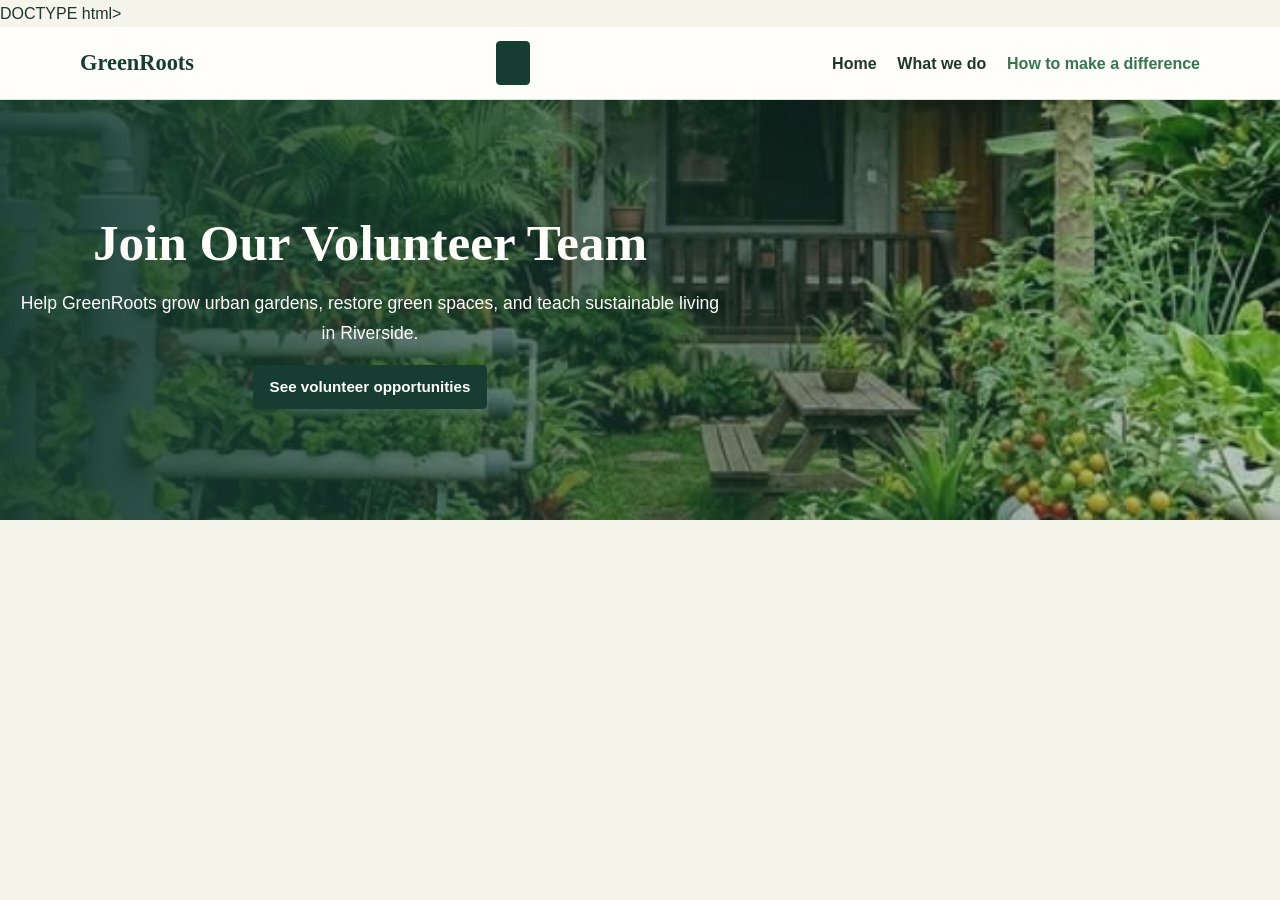
<file: GreenRoots Website/about us.html>
DOCTYPE html>
<html lang="en">
<head>
    <meta charset="UTF-8">
    <meta name="viewport" content="width=device-width, initial-scale=1.0">
    <title>About Us | GreenRoots Community </title>
    <link rel="stylesheet" href="greenroots.css">
</head>
<body>
<header>
        <nav>
            <a href="index.html" class="logo">GreenRoots</a>
            <button class="menu-toggle" aria-label="Toggle navigation"></button>
            <ul class="nav-links">
                <li><a href="index.html">Home</a></li>
                <li><a href="website.html">What we do</a></li>
                <li><a href="volunteer.html" class="active">How to make a difference</a></li>
                
            </ul>
        </nav>
    </header>

    <main>
        <section class="hero" style="padding: 80px 20px; text-align: center;">
            <div class="container">
                <h1>Join Our Volunteer Team</h1>
                <h1 style="background-color: aqua;"></h1>
                <p class="lead">Help GreenRoots grow urban gardens, restore green spaces, and teach sustainable living in Riverside.</p>
                <a href="#volunteer-opportunities" class="btn">See volunteer opportunities</a>
            </div>
</file>
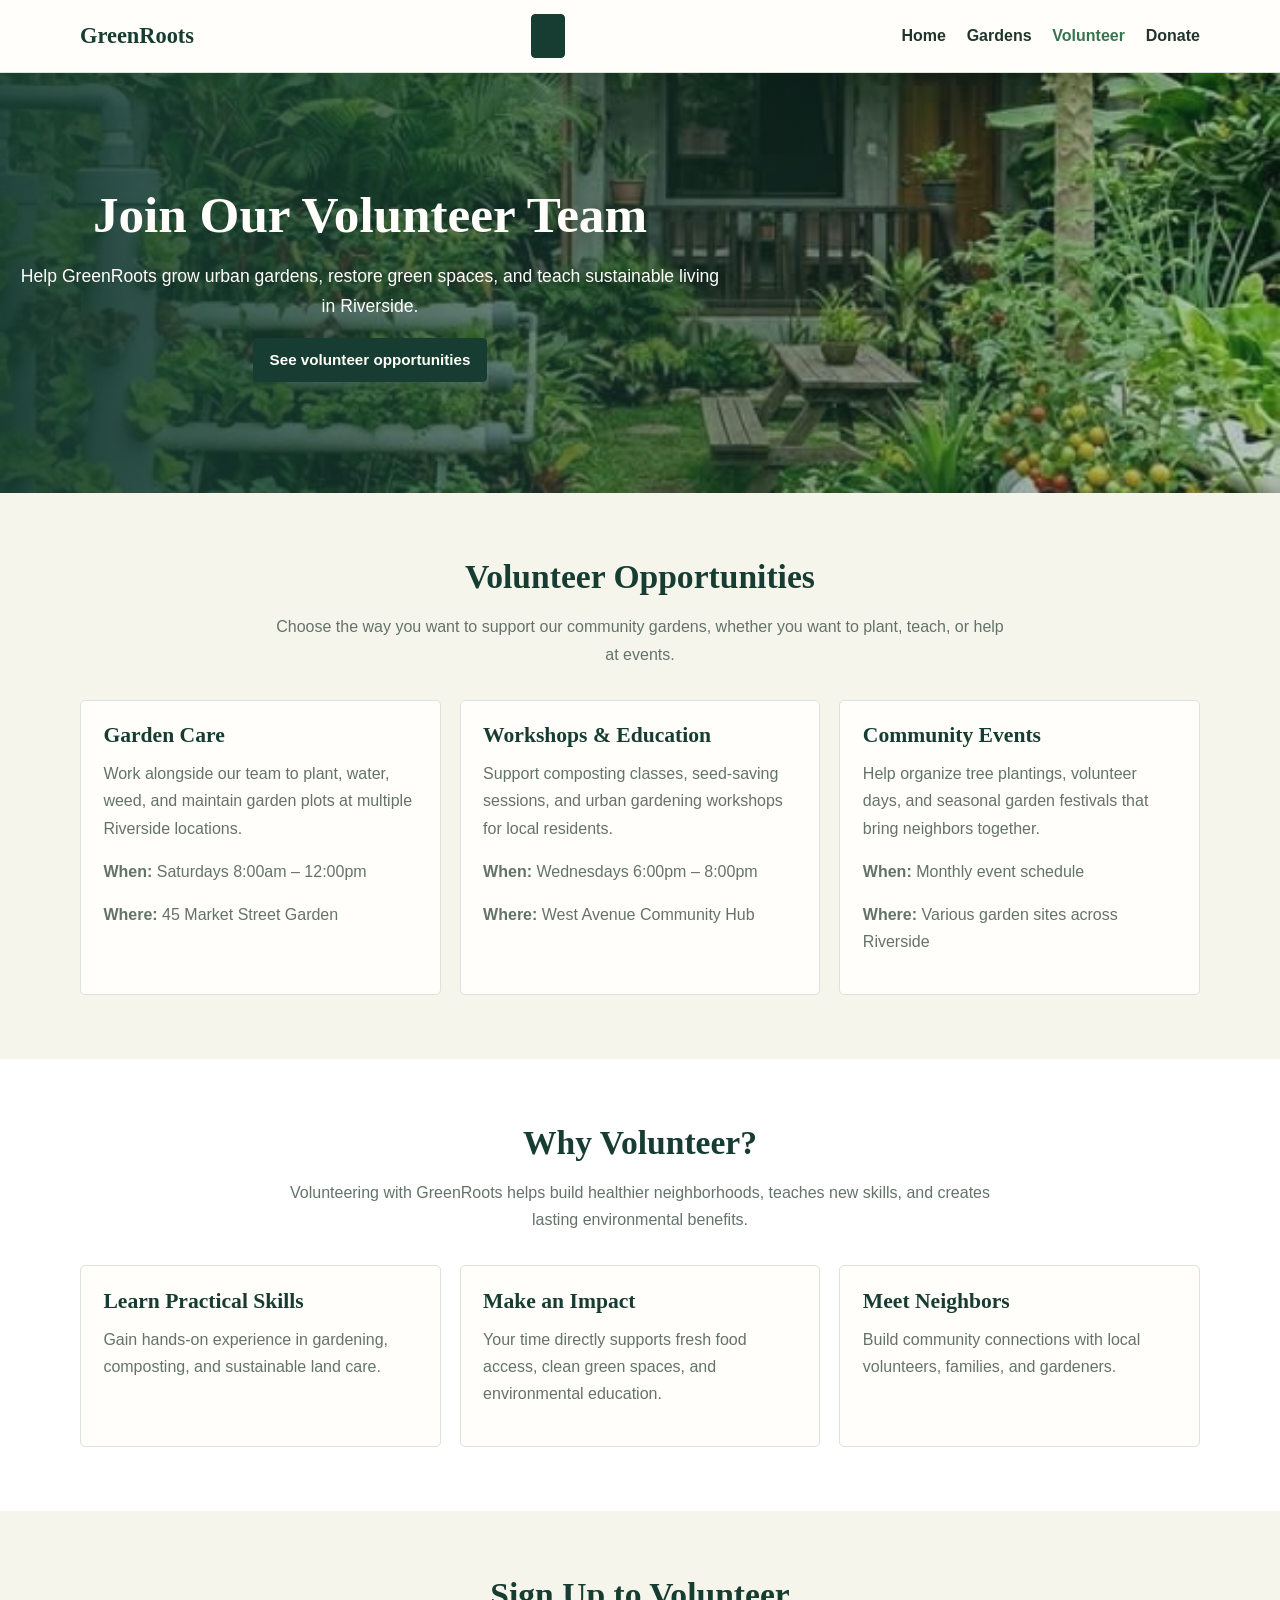
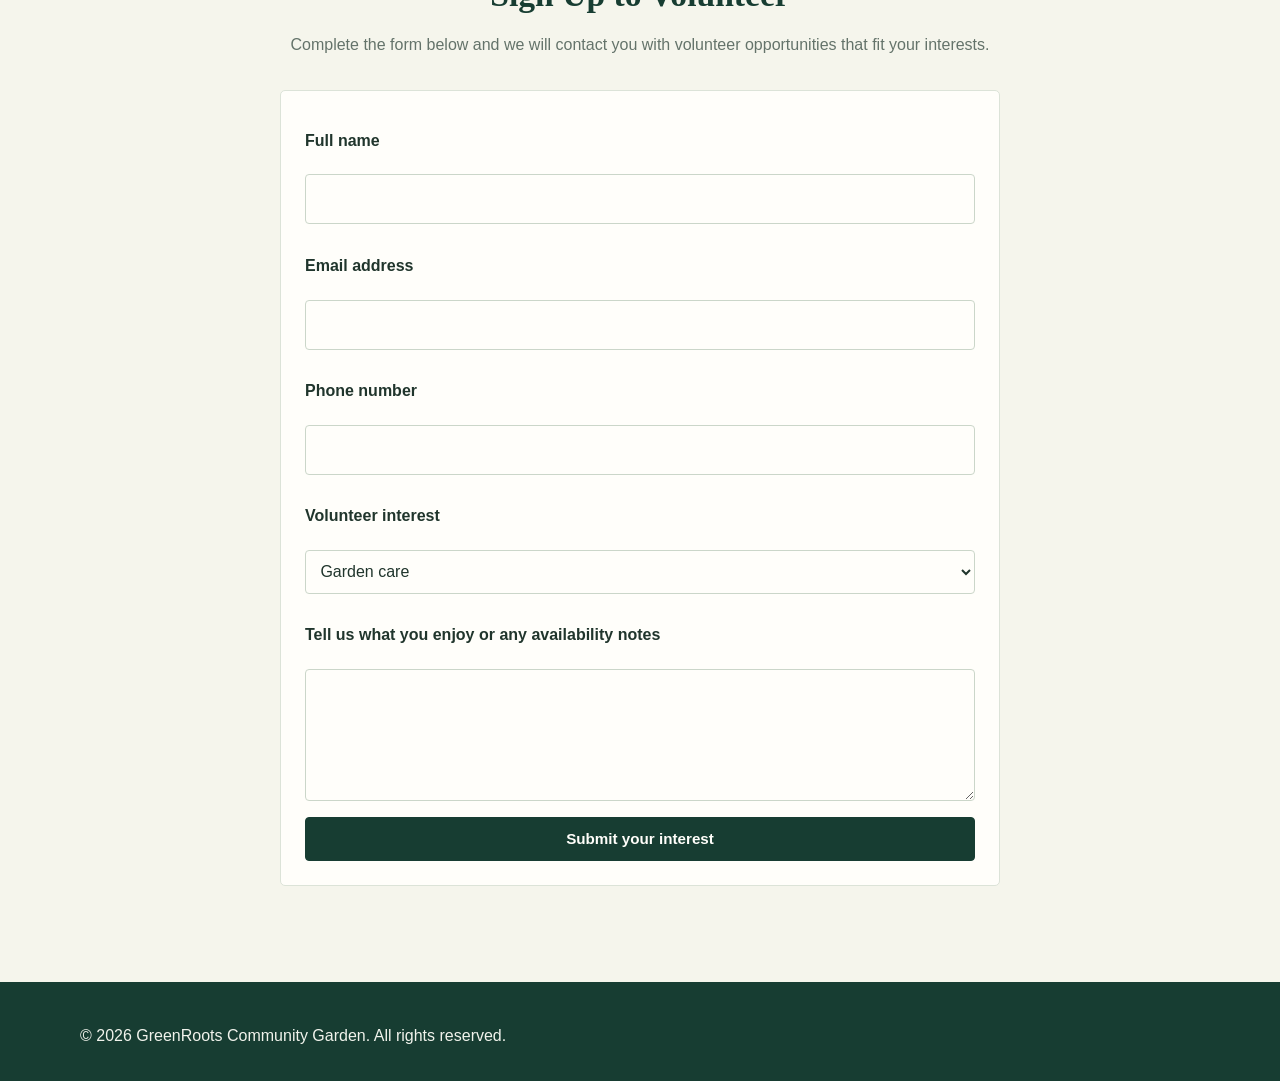
<file: GreenRoots Website/volunteer.html>
<!DOCTYPE html>
<html lang="en">
<head>
    <meta charset="UTF-8">
    <meta name="viewport" content="width=device-width, initial-scale=1.0">
    <title>Volunteer | GreenRoots Community Garden</title>
    <link rel="stylesheet" href="greenroots.css">
</head>
<body>
    <header>
        <nav>
            <a href="index.html" class="logo">GreenRoots</a>
            <button class="menu-toggle" aria-label="Toggle navigation"></button>
            <ul class="nav-links">
                <li><a href="index.html">Home</a></li>
                <li><a href="website.html">Gardens</a></li>
                <li><a href="volunteer.html" class="active">Volunteer</a></li>
                <li><a href="donate.html">Donate</a></li>
            </ul>
        </nav>
    </header>

    <main>
        <section class="hero" style="padding: 80px 20px; text-align: center;">
            <div class="container">
                <h1>Join Our Volunteer Team</h1>
                <h1 style="background-color: aqua;"></h1>
                <p class="lead">Help GreenRoots grow urban gardens, restore green spaces, and teach sustainable living in Riverside.</p>
                <a href="#volunteer-opportunities" class="btn">See volunteer opportunities</a>
            </div>
        </section>

        <section id="volunteer-opportunities" class="section">
            <div class="container">
                <div class="section-header">
                    <h2>Volunteer Opportunities</h2>
                    <p>Choose the way you want to support our community gardens, whether you want to plant, teach, or help at events.</p>
                </div>

                <div class="card-grid">
                    <div class="card">
                        <h3>Garden Care</h3>
                        <p>Work alongside our team to plant, water, weed, and maintain garden plots at multiple Riverside locations.</p>
                        <p><strong>When:</strong> Saturdays 8:00am – 12:00pm</p>
                        <p><strong>Where:</strong> 45 Market Street Garden</p>
                    </div>
                    <div class="card">
                        <h3>Workshops & Education</h3>
                        <p>Support composting classes, seed-saving sessions, and urban gardening workshops for local residents.</p>
                        <p><strong>When:</strong> Wednesdays 6:00pm – 8:00pm</p>
                        <p><strong>Where:</strong> West Avenue Community Hub</p>
                    </div>
                    <div class="card">
                        <h3>Community Events</h3>
                        <p>Help organize tree plantings, volunteer days, and seasonal garden festivals that bring neighbors together.</p>
                        <p><strong>When:</strong> Monthly event schedule</p>
                        <p><strong>Where:</strong> Various garden sites across Riverside</p>
                    </div>
                </div>
            </div>
        </section>

        <section class="section" style="background-color: #fff;">
            <div class="container">
                <div class="section-header">
                    <h2>Why Volunteer?</h2>
                    <p>Volunteering with GreenRoots helps build healthier neighborhoods, teaches new skills, and creates lasting environmental benefits.</p>
                </div>
                <div class="card-grid">
                    <div class="card">
                        <h3>Learn Practical Skills</h3>
                        <p>Gain hands-on experience in gardening, composting, and sustainable land care.</p>
                    </div>
                    <div class="card">
                        <h3>Make an Impact</h3>
                        <p>Your time directly supports fresh food access, clean green spaces, and environmental education.</p>
                    </div>
                    <div class="card">
                        <h3>Meet Neighbors</h3>
                        <p>Build community connections with local volunteers, families, and gardeners.</p>
                    </div>
                </div>
            </div>
        </section>

        <section class="section">
            <div class="container">
                <div class="section-header">
                    <h2>Sign Up to Volunteer</h2>
                    <p>Complete the form below and we will contact you with volunteer opportunities that fit your interests.</p>
                </div>
                <form action="#" method="post" style="display: grid; gap: 1rem; max-width: 720px; margin: 0 auto;">
                    <label for="name">Full name</label>
                    <input type="text" id="name" name="name" required>

                    <label for="email">Email address</label>
                    <input type="email" id="email" name="email" required>

                    <label for="phone">Phone number</label>
                    <input type="tel" id="phone" name="phone">

                    <label for="interest">Volunteer interest</label>
                    <select id="interest" name="interest">
                        <option value="garden-care">Garden care</option>
                        <option value="workshops">Workshops & education</option>
                        <option value="events">Community events</option>
                        <option value="general">General support</option>
                    </select>

                    <label for="message">Tell us what you enjoy or any availability notes</label>
                    <textarea id="message" name="message" rows="4"></textarea>

                    <button type="submit" class="btn">Submit your interest</button>
                </form>
            </div>
        </section>
    </main>

    <footer>
        <div class="container">
            <p>&copy; 2026 GreenRoots Community Garden. All rights reserved.</p>
        </div>
    </footer>
</body>
</html>
</file>
<file: GreenRoots Website/greenroots.css>
:root {
    --forest: #173d32;
    --green: #397451;
    --yellow: #e5ae45;
    --ink: #20352c;
    --muted: #64736a;
    --paper: #f5f5ec;
    --white: #fffefa;
    --line: #dce3d8;
}

* { box-sizing: border-box; }
html { scroll-behavior: smooth; }
body {
    margin: 0;
    background: var(--paper);
    color: var(--ink);
    font: 16px/1.7 "Trebuchet MS", Verdana, sans-serif;
}
img { display: block; max-width: 100%; }
p { margin: 0 0 1rem; color: var(--muted); }
h1, h2, h3, h4 {
    color: var(--forest);
    font-family: Georgia, "Times New Roman", serif;
    line-height: 1.2;
}
h1 { margin: 0 0 1rem; font-size: 3rem; }
h2 { margin: 0 0 1rem; font-size: 2.1rem; }
h3 { margin: 0 0 0.7rem; font-size: 1.35rem; }
a { color: var(--green); text-underline-offset: 3px; }
a:hover { color: var(--forest); }
a:focus-visible, button:focus-visible, input:focus-visible,
select:focus-visible, textarea:focus-visible {
    outline: 3px solid var(--yellow);
    outline-offset: 3px;
}

body > h1 {
    width: min(1120px, calc(100% - 3rem));
    margin: 0 auto;
    padding: 2rem 0 1.5rem;
    font-size: 2.5rem;
}
header {
    position: sticky;
    z-index: 10;
    top: 0;
    border-bottom: 1px solid var(--line);
    background: var(--white);
}
nav {
    display: flex;
    width: min(1120px, calc(100% - 3rem));
    min-height: 72px;
    margin: auto;
    align-items: center;
    justify-content: space-between;
    gap: 1rem;
}
.logo {
    color: var(--forest);
    font: bold 1.4rem Georgia, "Times New Roman", serif;
    text-decoration: none;
}
.nav-links {
    display: flex;
    margin: 0;
    padding: 0;
    flex-wrap: wrap;
    gap: 1.3rem;
    list-style: none;
}
.nav-links a { color: var(--ink); font-weight: bold; text-decoration: none; }
.nav-links a:hover, .nav-links a.active { color: var(--green); }

.btn, button, input[type="submit"] {
    display: inline-flex;
    min-height: 44px;
    padding: 0.65rem 1rem;
    align-items: center;
    justify-content: center;
    border: 1px solid var(--forest);
    border-radius: 4px;
    background: var(--forest);
    color: var(--white);
    cursor: pointer;
    font: bold 0.95rem "Trebuchet MS", Verdana, sans-serif;
    text-decoration: none;
}
.btn:hover, button:hover, input[type="submit"]:hover {
    background: var(--green);
    color: var(--white);
}
.btn-outline { background: transparent; color: var(--forest); }
.btn-secondary { border-color: var(--yellow); background: var(--yellow); color: var(--forest); }

.hero, .donate-hero {
    display: flex;
    min-height: 420px;
    padding: 4rem max(1.5rem, calc((100% - 1120px) / 2));
    align-items: center;
    background: linear-gradient(90deg, #173d32e6, #173d3240),
        url("WhatsApp Image 2026-09-18 at 11.16.48.jpeg") center/cover no-repeat;
}
.hero .container, .hero-content, .donate-hero .container {
    width: min(700px, 100%);
    margin: 0;
}
.hero h1, .donate-hero h1 { color: var(--white); font-size: 3.2rem; }
.hero p, .donate-hero p { color: var(--white); font-size: 1.1rem; }
.container, .container-text-center {
    width: min(1120px, calc(100% - 3rem));
    margin: 0 auto;
}
.container-text-center { text-align: center; }
.section, .program-section, .impact-section, .our-gardens-section,
.donate-options { padding: 4rem 0; }
.section-header, .our-gardens-header {
    max-width: 740px;
    margin: 0 auto 2rem;
    text-align: center;
}

.card-grid, .cards-grid, .our-gardens, .footer-grid {
    display: grid;
    grid-template-columns: repeat(auto-fit, minmax(230px, 1fr));
    gap: 1.2rem;
}
.card, .program-card, .garden-card, .donate-card, .calculator-box {
    overflow: hidden;
    border: 1px solid var(--line);
    border-radius: 5px;
    background: var(--white);
}
.card, .program-card, .donate-card { padding: 1.4rem; }
.card-image img, .garden-card img, .garden-img {
    width: 100%;
    height: 210px;
    object-fit: cover;
}
.card-content, .garden-card-content, .garden-info { padding: 1.2rem; }
.program-icon { margin-bottom: 0.8rem; color: var(--green); font-size: 1.5rem; }
.card-badge, .garden-card .tag {
    display: inline-block;
    margin-top: 0.4rem;
    padding: 0.25rem 0.6rem;
    background: #edf1d9;
    color: var(--forest);
    font-size: 0.8rem;
}
.card-meta, .garden-meta { display: flex; flex-wrap: wrap; gap: 0.4rem 1rem; font-size: 0.9rem; }
.impact-section { background: #e9eee2; }
.calculator-box { max-width: 760px; margin: 2rem auto 0; padding: 1.4rem; text-align: left; }
.amount-buttons { display: flex; margin-bottom: 1rem; flex-wrap: wrap; gap: 0.5rem; }
.amount-btn { border-color: var(--line); background: var(--white); color: var(--forest); }
.impact-result { padding: 1rem; border-left: 4px solid var(--yellow); background: var(--paper); }
.map-container { overflow: hidden; }
.map-container iframe { width: 100%; min-height: 280px; border: 0; }
.donate-options > .container { display: grid; grid-template-columns: repeat(auto-fit, minmax(220px, 1fr)); gap: 1rem; }
.donate-options h2 { grid-column: 1 / -1; }

form, .donation-form {
    width: min(720px, calc(100% - 3rem));
    margin: 2rem auto;
    padding: 1.5rem;
    border: 1px solid var(--line);
    border-radius: 5px;
    background: var(--white);
}
label { display: block; margin: 0.7rem 0 0.3rem; font-weight: bold; }
input, select, textarea {
    width: 100%;
    min-height: 44px;
    padding: 0.65rem;
    border: 1px solid #cbd6c9;
    border-radius: 4px;
    background: var(--white);
    color: var(--ink);
    font: inherit;
}
textarea { min-height: 110px; resize: vertical; }

footer { margin-top: 2rem; padding: 2.5rem 0 1rem; background: var(--forest); color: var(--white); }
footer .container, footer .footer-container { width: min(1120px, calc(100% - 3rem)); margin: auto; }
.footer-grid { grid-template-columns: repeat(auto-fit, minmax(160px, 1fr)); padding-bottom: 1.5rem; }
footer h4 { color: #d3dd72; font-family: "Trebuchet MS", Verdana, sans-serif; }
footer p, footer li, footer a { color: #f1f3ec; }
footer ul { margin: 0; padding: 0; list-style: none; }
.footer-bottom { padding-top: 1rem; border-top: 1px solid #ffffff44; text-align: center; }

@media (max-width: 700px) {
    body > h1 { width: calc(100% - 2rem); font-size: 2rem; }
    nav { width: calc(100% - 2rem); padding: 0.8rem 0; flex-wrap: wrap; }
    .nav-links { gap: 0.5rem 1rem; }
    .hero, .donate-hero { min-height: 360px; padding: 3rem 1rem; }
    .hero h1, .donate-hero h1 { font-size: 2.4rem; }
    .container, .container-text-center { width: calc(100% - 2rem); }
    .section, .program-section, .impact-section, .our-gardens-section,
    .donate-options { padding: 3rem 0; }
}
@media (max-width: 580px) {
    .hero h1, .donate-hero h1 { font-size: 2rem; }
    .card-grid, .cards-grid, .our-gardens { grid-template-columns: 1fr; }
    form, .donation-form, .calculator-box { padding: 1rem; }
}
</file>
